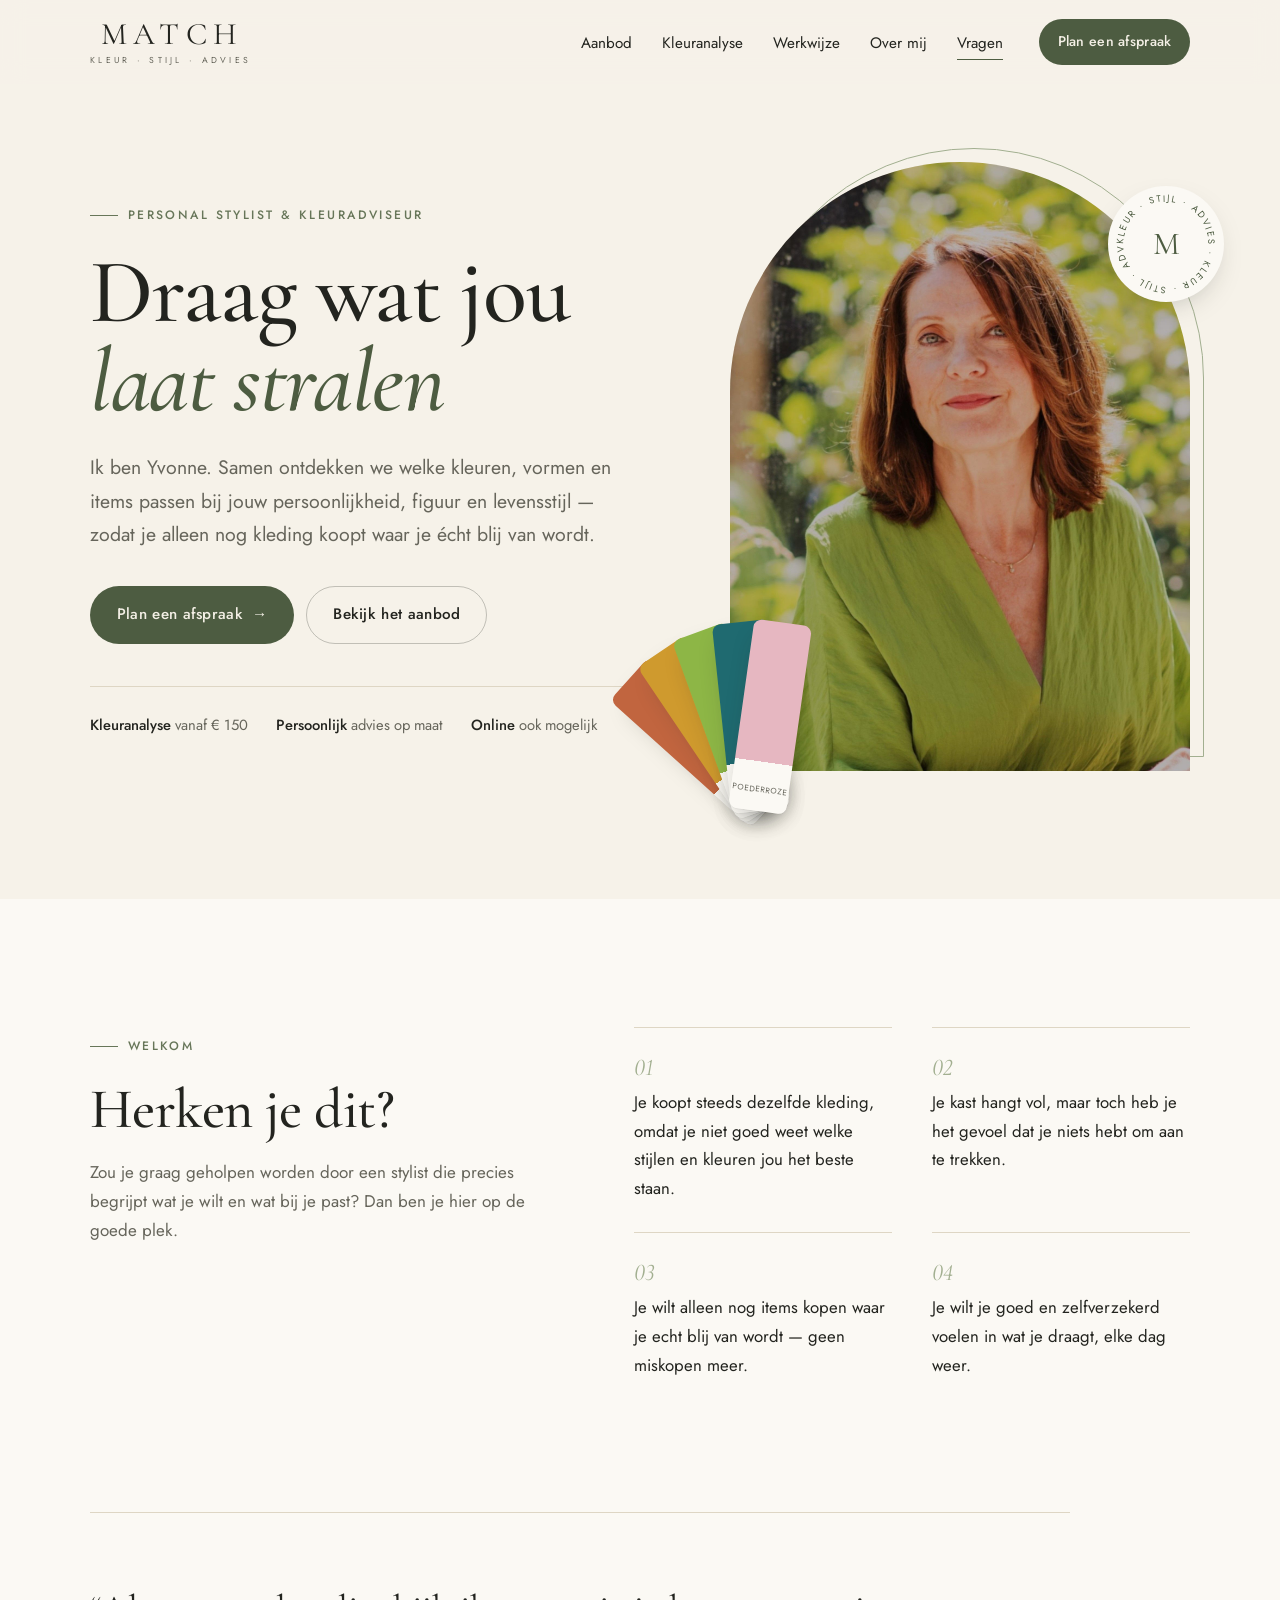
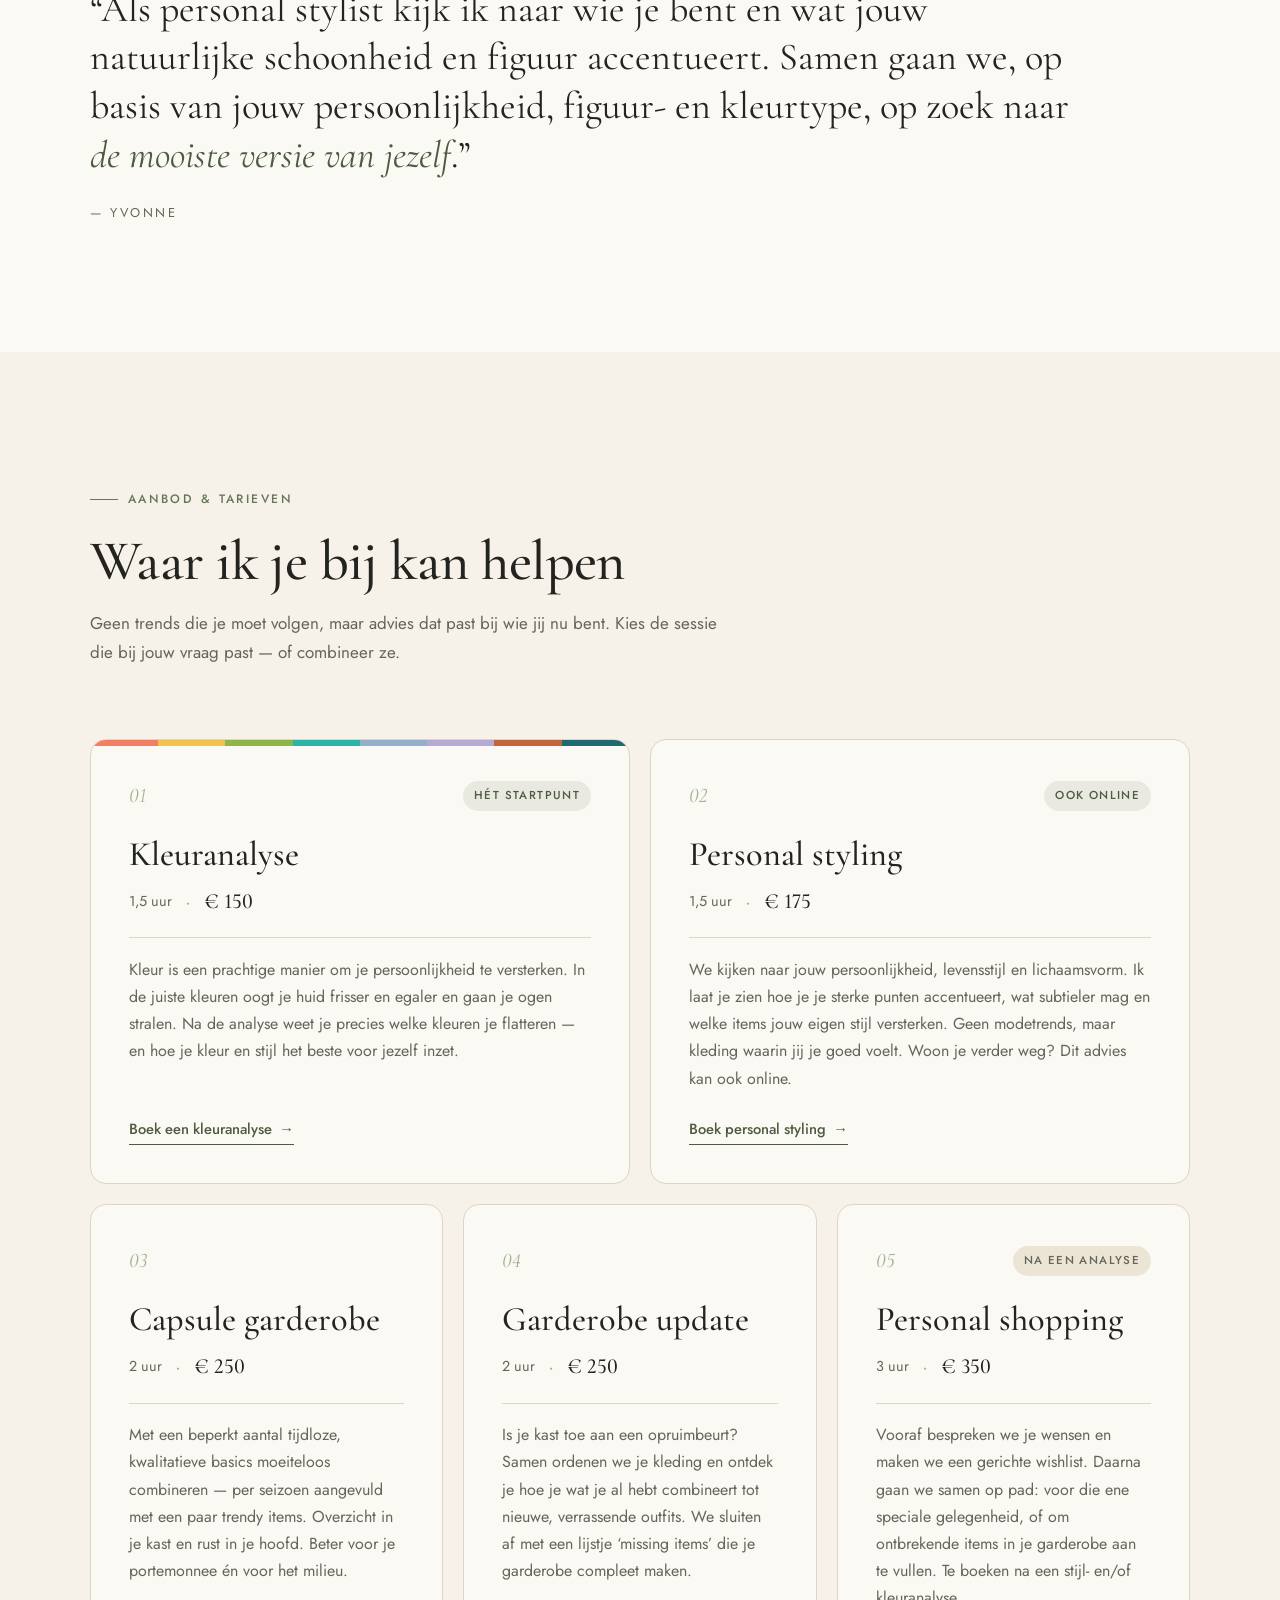
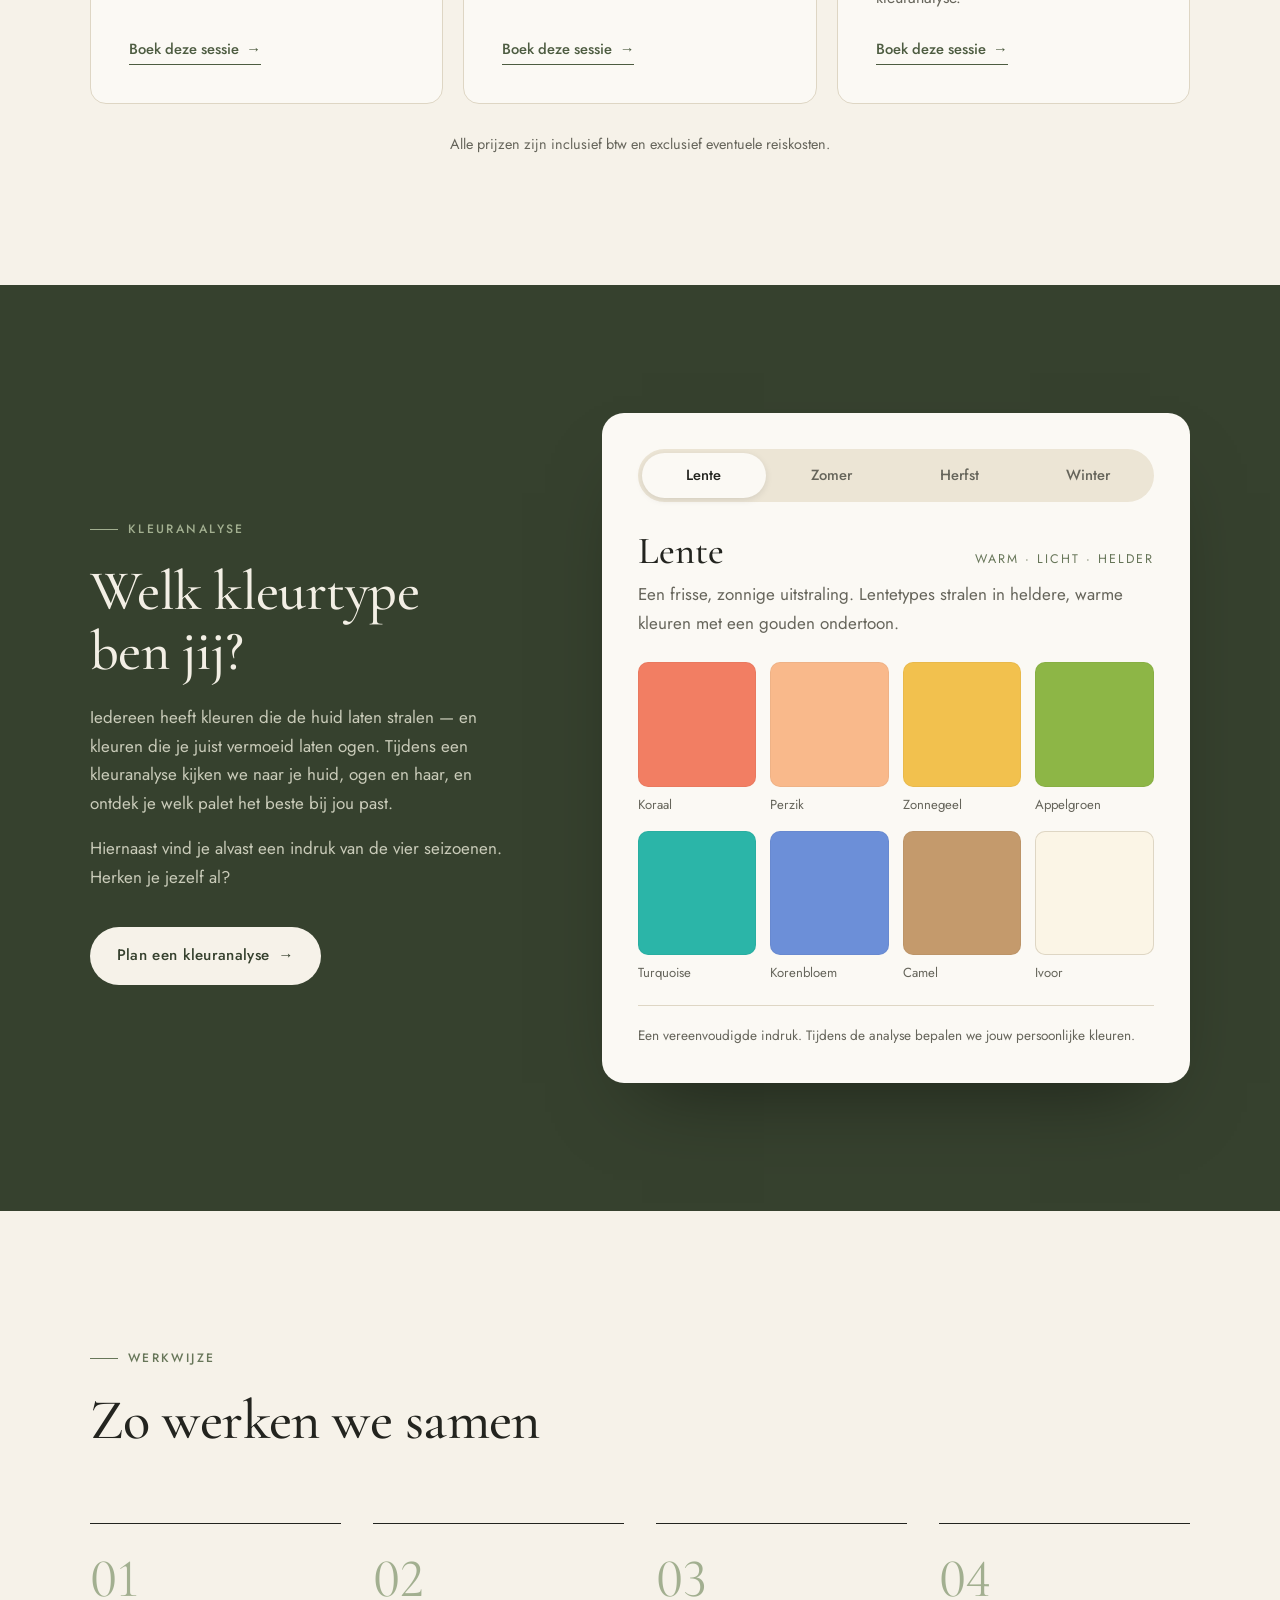
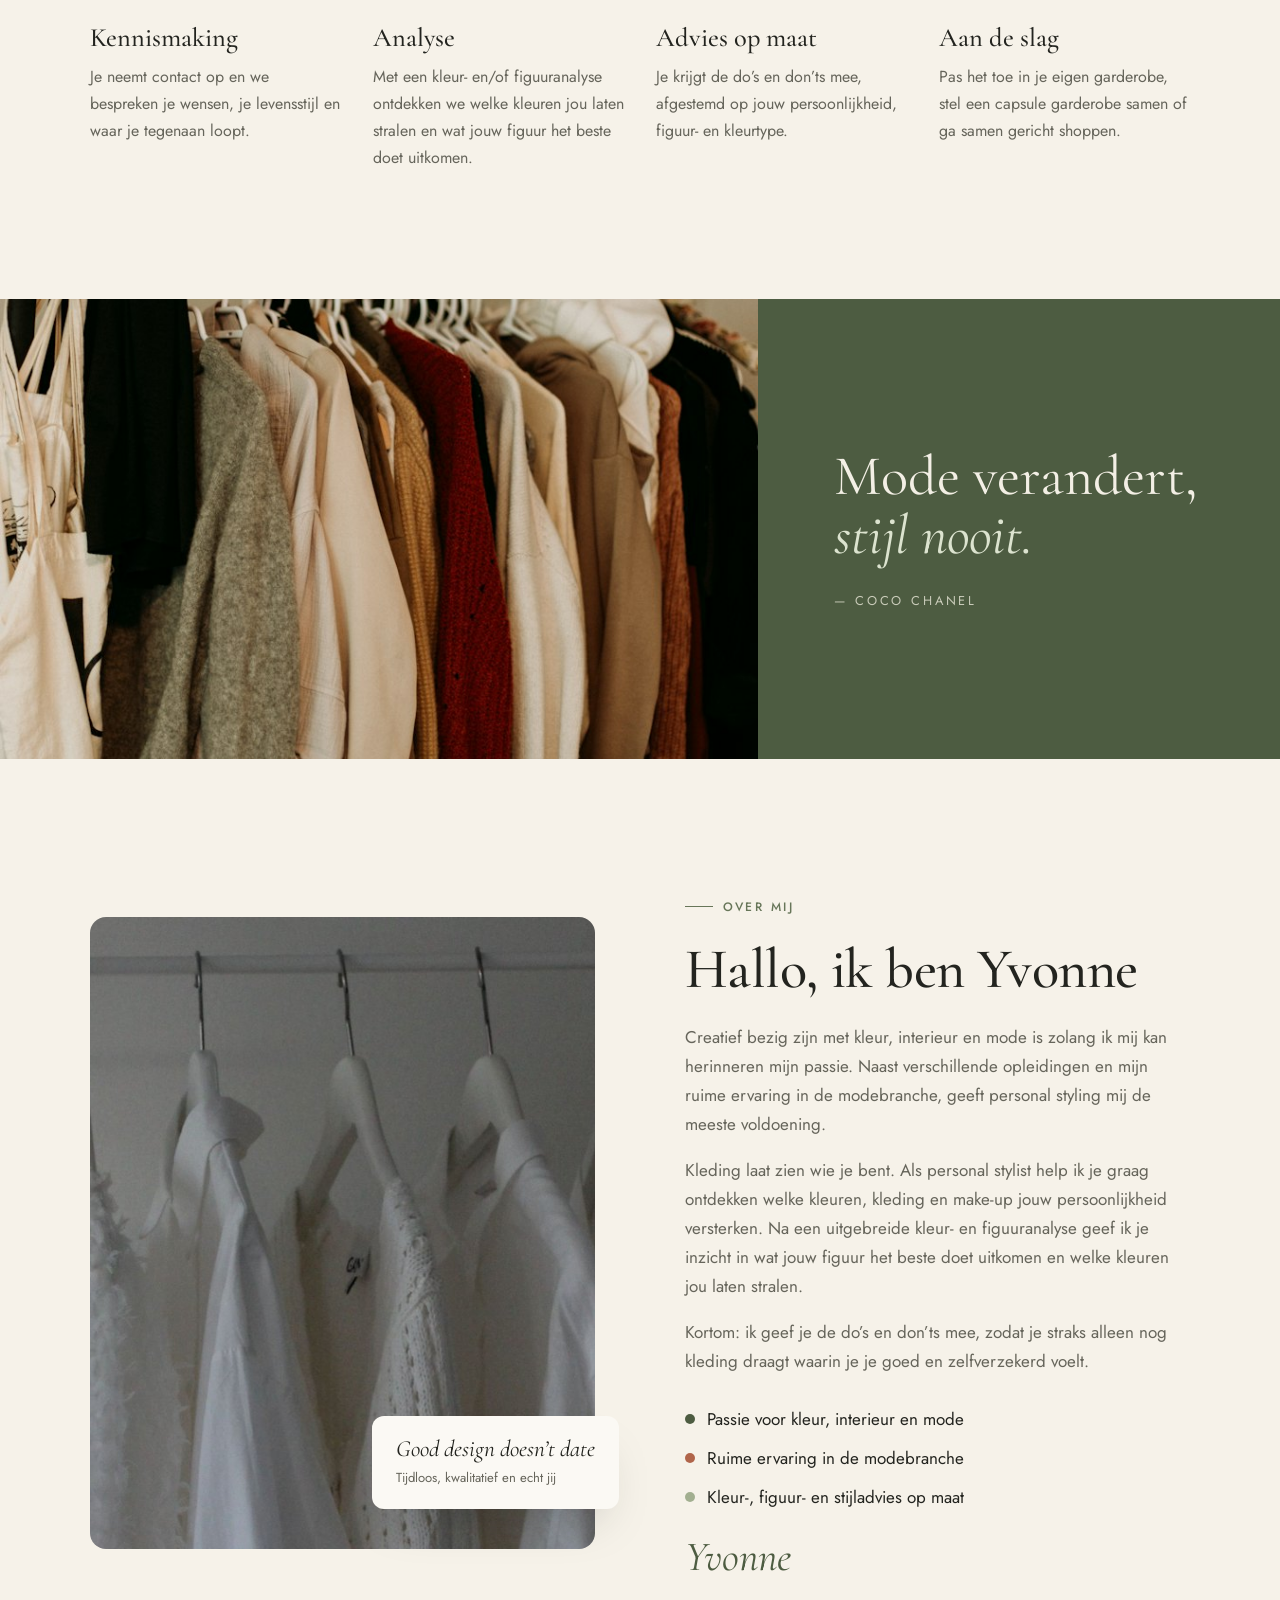
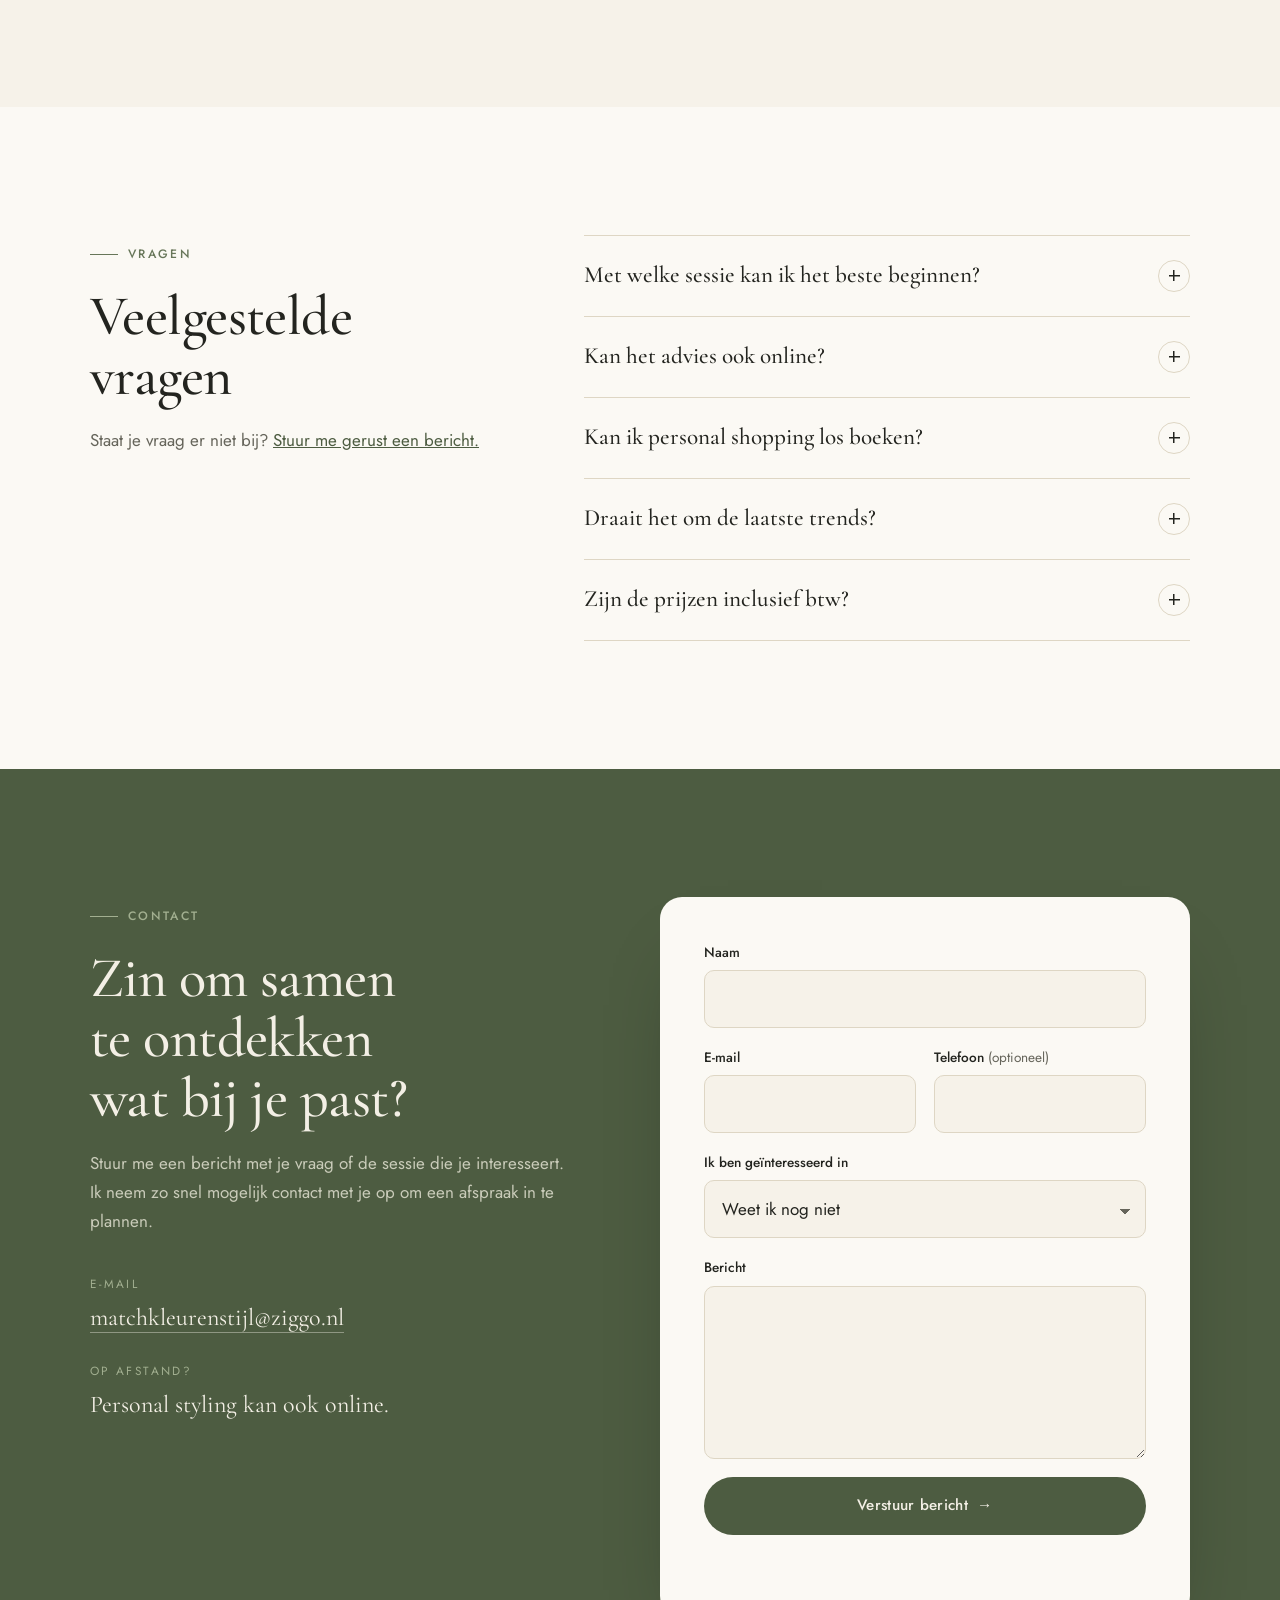
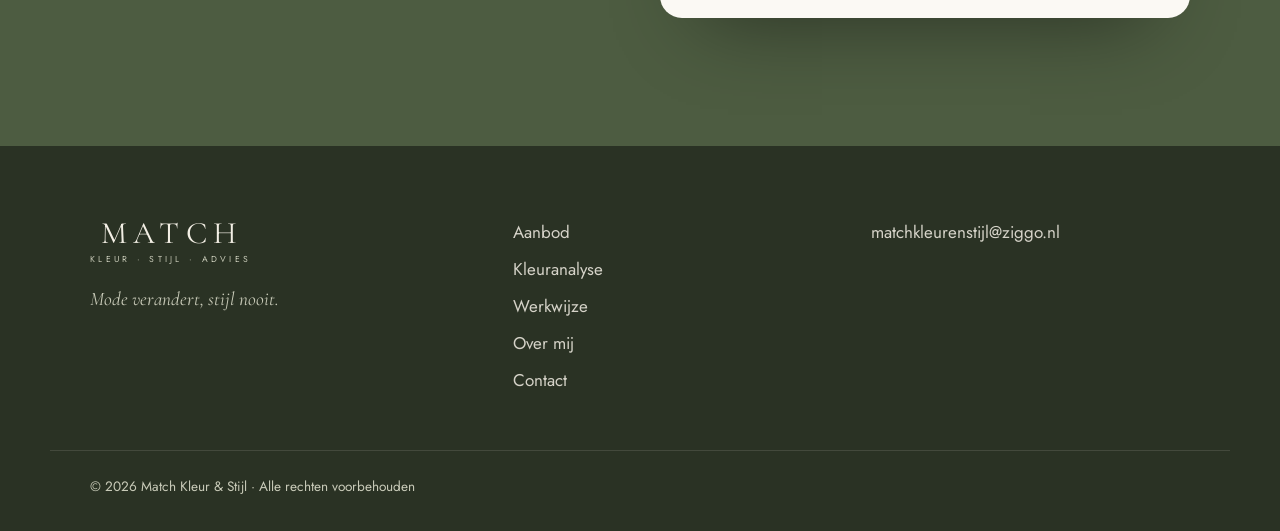
<file: index.html>
<!doctype html>
<html lang="nl">
<head>
  <meta charset="utf-8">
  <meta name="viewport" content="width=device-width, initial-scale=1">
  <title>Match Kleur &amp; Stijl | Kleuranalyse &amp; personal styling door Yvonne</title>
  <meta name="description" content="Persoonlijk kleur- en stijladvies van Yvonne. Kleuranalyse, personal styling, capsule garderobe, garderobe update en personal shopping. Ontdek wat jou laat stralen.">
  <link rel="canonical" href="https://www.matchkleurenstijl.nl/">
  <meta name="theme-color" content="#4D5C41">

  <meta property="og:type" content="website">
  <meta property="og:locale" content="nl_NL">
  <meta property="og:site_name" content="Match Kleur &amp; Stijl">
  <meta property="og:title" content="Match Kleur &amp; Stijl — Draag wat jou laat stralen">
  <meta property="og:description" content="Persoonlijk kleur- en stijladvies van Yvonne: kleuranalyse, personal styling, capsule garderobe en personal shopping.">
  <meta property="og:url" content="https://www.matchkleurenstijl.nl/">
  <meta property="og:image" content="https://www.matchkleurenstijl.nl/assets/img/yvonne.jpg">

  <link rel="icon" href="data:image/svg+xml,%3Csvg xmlns='http://www.w3.org/2000/svg' viewBox='0 0 64 64'%3E%3Crect width='64' height='64' rx='14' fill='%234D5C41'/%3E%3Ctext x='32' y='44' text-anchor='middle' font-family='Georgia,serif' font-size='34' fill='%23F6F2E9'%3EM%3C/text%3E%3C/svg%3E">

  <link rel="preconnect" href="https://fonts.googleapis.com">
  <link rel="preconnect" href="https://fonts.gstatic.com" crossorigin>
  <link rel="stylesheet" href="https://fonts.googleapis.com/css2?family=Cormorant+Garamond:ital,wght@0,400;0,500;0,600;1,400;1,500&family=Jost:wght@300;400;500&display=swap">
  <link rel="preload" as="image" href="assets/img/yvonne.jpg">
  <link rel="stylesheet" href="assets/css/style.css">

  <script type="application/ld+json">
  {
    "@context": "https://schema.org",
    "@type": "ProfessionalService",
    "name": "Match Kleur & Stijl",
    "description": "Persoonlijk kleur- en stijladvies: kleuranalyse, personal styling, capsule garderobe, garderobe update en personal shopping.",
    "url": "https://www.matchkleurenstijl.nl/",
    "email": "matchkleurenstijl@ziggo.nl",
    "image": "https://www.matchkleurenstijl.nl/assets/img/yvonne.jpg",
    "priceRange": "€150 – €350",
    "founder": { "@type": "Person", "name": "Yvonne" },
    "areaServed": "NL",
    "hasOfferCatalog": {
      "@type": "OfferCatalog",
      "name": "Aanbod",
      "itemListElement": [
        { "@type": "Offer", "price": "150", "priceCurrency": "EUR", "itemOffered": { "@type": "Service", "name": "Kleuranalyse (1,5 uur)" } },
        { "@type": "Offer", "price": "175", "priceCurrency": "EUR", "itemOffered": { "@type": "Service", "name": "Personal styling (1,5 uur)" } },
        { "@type": "Offer", "price": "250", "priceCurrency": "EUR", "itemOffered": { "@type": "Service", "name": "Capsule garderobe (2 uur)" } },
        { "@type": "Offer", "price": "250", "priceCurrency": "EUR", "itemOffered": { "@type": "Service", "name": "Garderobe update (2 uur)" } },
        { "@type": "Offer", "price": "350", "priceCurrency": "EUR", "itemOffered": { "@type": "Service", "name": "Personal shopping (3 uur)" } }
      ]
    }
  }
  </script>
</head>
<body>
  <a class="skip-link" href="#main">Naar de inhoud</a>

  <header class="site-header" id="site-header">
    <div class="container header-inner">
      <a class="wordmark" href="#top" aria-label="Match Kleur &amp; Stijl, naar boven">
        <span class="wm-main">Match</span>
        <span class="wm-sub">Kleur · Stijl · Advies</span>
      </a>

      <nav class="main-nav" id="main-nav" aria-label="Hoofdmenu">
        <ul>
          <li><a href="#aanbod">Aanbod</a></li>
          <li><a href="#kleuranalyse">Kleuranalyse</a></li>
          <li><a href="#werkwijze">Werkwijze</a></li>
          <li><a href="#over">Over mij</a></li>
          <li><a href="#vragen">Vragen</a></li>
        </ul>
        <a class="btn btn-primary btn-sm" href="#contact">Plan een afspraak</a>
      </nav>

      <button class="nav-toggle" type="button" aria-expanded="false" aria-controls="main-nav">
        <span class="sr-only">Menu openen</span>
        <span class="bars" aria-hidden="true"></span>
      </button>
    </div>
  </header>

  <main id="main">

    <!-- HERO -->
    <section class="hero" id="top">
      <div class="container hero-grid">
        <div class="hero-copy">
          <p class="eyebrow reveal">Personal stylist &amp; kleuradviseur</p>
          <h1 class="reveal">Draag wat jou <em>laat stralen</em></h1>
          <p class="lead reveal">
            Ik ben Yvonne. Samen ontdekken we welke kleuren, vormen en items passen bij jouw
            persoonlijkheid, figuur en levensstijl — zodat je alleen nog kleding koopt waar je
            écht blij van wordt.
          </p>
          <div class="hero-actions reveal">
            <a class="btn btn-primary" href="#contact">Plan een afspraak <span aria-hidden="true">→</span></a>
            <a class="btn btn-ghost" href="#aanbod">Bekijk het aanbod</a>
          </div>
          <ul class="hero-facts reveal">
            <li><strong>Kleuranalyse</strong> vanaf € 150</li>
            <li><strong>Persoonlijk</strong> advies op maat</li>
            <li><strong>Online</strong> ook mogelijk</li>
          </ul>
        </div>

        <div class="hero-visual reveal">
          <figure class="arch">
            <img src="assets/img/yvonne.jpg"
                 alt="Portret van Yvonne, personal stylist bij Match Kleur &amp; Stijl"
                 width="1692" height="2491" fetchpriority="high">
          </figure>

          <div class="fan" aria-hidden="true">
            <span class="chip" style="--c:#C1653F; --r:-48deg"><i>Terracotta</i></span>
            <span class="chip" style="--c:#CF9A2E; --r:-34deg"><i>Oker</i></span>
            <span class="chip" style="--c:#8DB646; --r:-20deg"><i>Appelgroen</i></span>
            <span class="chip" style="--c:#1F6A70; --r:-6deg"><i>Petrol</i></span>
            <span class="chip" style="--c:#E6B7C1; --r:8deg"><i>Poederroze</i></span>
          </div>

          <div class="badge" aria-hidden="true">
            <svg viewBox="0 0 120 120">
              <defs><path id="circle" d="M60,60 m-44,0 a44,44 0 1,1 88,0 a44,44 0 1,1 -88,0"/></defs>
              <text><textPath href="#circle">Kleur · Stijl · Advies · Kleur · Stijl · Advies ·</textPath></text>
            </svg>
            <span class="badge-m">M</span>
          </div>
        </div>
      </div>
    </section>

    <!-- HERKEN JE DIT -->
    <section class="section recognize" aria-labelledby="herken-title">
      <div class="container recognize-grid">
        <div class="recognize-head">
          <p class="eyebrow reveal">Welkom</p>
          <h2 id="herken-title" class="reveal">Herken je dit?</h2>
          <p class="reveal">Zou je graag geholpen worden door een stylist die precies begrijpt wat je wilt en wat bij je past? Dan ben je hier op de goede plek.</p>
        </div>
        <ol class="recognize-list">
          <li class="reveal"><span class="num">01</span><p>Je koopt steeds dezelfde kleding, omdat je niet goed weet welke stijlen en kleuren jou het beste staan.</p></li>
          <li class="reveal"><span class="num">02</span><p>Je kast hangt vol, maar toch heb je het gevoel dat je niets hebt om aan te trekken.</p></li>
          <li class="reveal"><span class="num">03</span><p>Je wilt alleen nog items kopen waar je echt blij van wordt — geen miskopen meer.</p></li>
          <li class="reveal"><span class="num">04</span><p>Je wilt je goed en zelfverzekerd voelen in wat je draagt, elke dag weer.</p></li>
        </ol>
      </div>

      <div class="container">
        <blockquote class="statement reveal">
          <p>“Als personal stylist kijk ik naar wie je bent en wat jouw natuurlijke schoonheid en figuur accentueert. Samen gaan we, op basis van jouw persoonlijkheid, figuur- en kleurtype, op zoek naar <em>de mooiste versie van jezelf</em>.”</p>
          <footer>— Yvonne</footer>
        </blockquote>
      </div>
    </section>

    <!-- AANBOD -->
    <section class="section offer" id="aanbod" aria-labelledby="aanbod-title">
      <div class="container">
        <div class="section-head">
          <p class="eyebrow reveal">Aanbod &amp; tarieven</p>
          <h2 id="aanbod-title" class="reveal">Waar ik je bij kan helpen</h2>
          <p class="reveal">Geen trends die je moet volgen, maar advies dat past bij wie jij nu bent. Kies de sessie die bij jouw vraag past — of combineer ze.</p>
        </div>

        <div class="cards">
          <article class="card card-featured reveal">
            <div class="card-stripe" aria-hidden="true"></div>
            <div class="card-top"><span class="card-num">01</span><span class="tag">Hét startpunt</span></div>
            <h3>Kleuranalyse</h3>
            <p class="card-meta"><span>1,5 uur</span><span class="price">€ 150</span></p>
            <p>Kleur is een prachtige manier om je persoonlijkheid te versterken. In de juiste kleuren oogt je huid frisser en egaler en gaan je ogen stralen. Na de analyse weet je precies welke kleuren je flatteren — en hoe je kleur en stijl het beste voor jezelf inzet.</p>
            <a class="card-link" href="#contact" data-service="Kleuranalyse">Boek een kleuranalyse <span aria-hidden="true">→</span></a>
          </article>

          <article class="card card-featured reveal">
            <div class="card-top"><span class="card-num">02</span><span class="tag">Ook online</span></div>
            <h3>Personal styling</h3>
            <p class="card-meta"><span>1,5 uur</span><span class="price">€ 175</span></p>
            <p>We kijken naar jouw persoonlijkheid, levensstijl en lichaamsvorm. Ik laat je zien hoe je je sterke punten accentueert, wat subtieler mag en welke items jouw eigen stijl versterken. Geen modetrends, maar kleding waarin jij je goed voelt. Woon je verder weg? Dit advies kan ook online.</p>
            <a class="card-link" href="#contact" data-service="Personal styling">Boek personal styling <span aria-hidden="true">→</span></a>
          </article>

          <article class="card reveal">
            <div class="card-top"><span class="card-num">03</span></div>
            <h3>Capsule garderobe</h3>
            <p class="card-meta"><span>2 uur</span><span class="price">€ 250</span></p>
            <p>Met een beperkt aantal tijdloze, kwalitatieve basics moeiteloos combineren — per seizoen aangevuld met een paar trendy items. Overzicht in je kast en rust in je hoofd. Beter voor je portemonnee én voor het milieu.</p>
            <a class="card-link" href="#contact" data-service="Capsule garderobe">Boek deze sessie <span aria-hidden="true">→</span></a>
          </article>

          <article class="card reveal">
            <div class="card-top"><span class="card-num">04</span></div>
            <h3>Garderobe update</h3>
            <p class="card-meta"><span>2 uur</span><span class="price">€ 250</span></p>
            <p>Is je kast toe aan een opruimbeurt? Samen ordenen we je kleding en ontdek je hoe je wat je al hebt combineert tot nieuwe, verrassende outfits. We sluiten af met een lijstje ‘missing items’ die je garderobe compleet maken.</p>
            <a class="card-link" href="#contact" data-service="Garderobe update">Boek deze sessie <span aria-hidden="true">→</span></a>
          </article>

          <article class="card reveal">
            <div class="card-top"><span class="card-num">05</span><span class="tag tag-muted">Na een analyse</span></div>
            <h3>Personal shopping</h3>
            <p class="card-meta"><span>3 uur</span><span class="price">€ 350</span></p>
            <p>Vooraf bespreken we je wensen en maken we een gerichte wishlist. Daarna gaan we samen op pad: voor die ene speciale gelegenheid, of om ontbrekende items in je garderobe aan te vullen. Te boeken na een stijl- en/of kleuranalyse.</p>
            <a class="card-link" href="#contact" data-service="Personal shopping">Boek deze sessie <span aria-hidden="true">→</span></a>
          </article>
        </div>

        <p class="fineprint reveal">Alle prijzen zijn inclusief btw en exclusief eventuele reiskosten.</p>
      </div>
    </section>

    <!-- KLEURANALYSE -->
    <section class="section colors" id="kleuranalyse" aria-labelledby="kleur-title">
      <div class="container colors-grid">
        <div class="colors-copy">
          <p class="eyebrow eyebrow-light reveal">Kleuranalyse</p>
          <h2 id="kleur-title" class="reveal">Welk kleurtype ben jij?</h2>
          <p class="reveal">Iedereen heeft kleuren die de huid laten stralen — en kleuren die je juist vermoeid laten ogen. Tijdens een kleuranalyse kijken we naar je huid, ogen en haar, en ontdek je welk palet het beste bij jou past.</p>
          <p class="reveal">Hiernaast vind je alvast een indruk van de vier seizoenen. Herken je jezelf al?</p>
          <a class="btn btn-light reveal" href="#contact" data-service="Kleuranalyse">Plan een kleuranalyse <span aria-hidden="true">→</span></a>
        </div>

        <div class="palette reveal">
          <div class="season-tabs" role="tablist" aria-label="Kleurseizoenen">
            <button role="tab" id="tab-lente" aria-controls="panel-lente" aria-selected="true">Lente</button>
            <button role="tab" id="tab-zomer" aria-controls="panel-zomer" aria-selected="false" tabindex="-1">Zomer</button>
            <button role="tab" id="tab-herfst" aria-controls="panel-herfst" aria-selected="false" tabindex="-1">Herfst</button>
            <button role="tab" id="tab-winter" aria-controls="panel-winter" aria-selected="false" tabindex="-1">Winter</button>
          </div>

          <div class="season-panel" role="tabpanel" id="panel-lente" aria-labelledby="tab-lente">
            <div class="season-head">
              <h3>Lente</h3>
              <p class="season-keys">Warm · licht · helder</p>
            </div>
            <p>Een frisse, zonnige uitstraling. Lentetypes stralen in heldere, warme kleuren met een gouden ondertoon.</p>
            <ul class="swatches">
              <li style="--c:#F27E63"><span class="sw"></span>Koraal</li>
              <li style="--c:#F9B98B"><span class="sw"></span>Perzik</li>
              <li style="--c:#F2C14E"><span class="sw"></span>Zonnegeel</li>
              <li style="--c:#8DB646"><span class="sw"></span>Appelgroen</li>
              <li style="--c:#2BB5A8"><span class="sw"></span>Turquoise</li>
              <li style="--c:#6C8FD8"><span class="sw"></span>Korenbloem</li>
              <li style="--c:#C49A6C"><span class="sw"></span>Camel</li>
              <li style="--c:#FBF5E6"><span class="sw sw-light"></span>Ivoor</li>
            </ul>
          </div>

          <div class="season-panel" role="tabpanel" id="panel-zomer" aria-labelledby="tab-zomer">
            <div class="season-head">
              <h3>Zomer</h3>
              <p class="season-keys">Koel · licht · zacht</p>
            </div>
            <p>Zacht en verfijnd. Zomertypes komen het mooist uit in gedempte, koele tinten met een blauwe ondertoon.</p>
            <ul class="swatches">
              <li style="--c:#E6B7C1"><span class="sw"></span>Poederroze</li>
              <li style="--c:#B6A9D4"><span class="sw"></span>Lavendel</li>
              <li style="--c:#94AFCB"><span class="sw"></span>Zachtblauw</li>
              <li style="--c:#A9C4B8"><span class="sw"></span>Mintgrijs</li>
              <li style="--c:#B85C7E"><span class="sw"></span>Framboos</li>
              <li style="--c:#B28588"><span class="sw"></span>Oudroze</li>
              <li style="--c:#9DA3A8"><span class="sw"></span>Duifgrijs</li>
              <li style="--c:#4E6383"><span class="sw"></span>Grijsblauw</li>
            </ul>
          </div>

          <div class="season-panel" role="tabpanel" id="panel-herfst" aria-labelledby="tab-herfst">
            <div class="season-head">
              <h3>Herfst</h3>
              <p class="season-keys">Warm · diep · gedempt</p>
            </div>
            <p>Rijk en aards. Herfsttypes stralen in warme, diepe kleuren die doen denken aan bladeren, kruiden en goud.</p>
            <ul class="swatches">
              <li style="--c:#C1653F"><span class="sw"></span>Terracotta</li>
              <li style="--c:#CF9A2E"><span class="sw"></span>Mosterd</li>
              <li style="--c:#6F7C3A"><span class="sw"></span>Olijf</li>
              <li style="--c:#9C4A26"><span class="sw"></span>Roest</li>
              <li style="--c:#B8865A"><span class="sw"></span>Camel</li>
              <li style="--c:#1F6A70"><span class="sw"></span>Petrol</li>
              <li style="--c:#5A3A26"><span class="sw"></span>Chocolade</li>
              <li style="--c:#F1E3C6"><span class="sw sw-light"></span>Crème</li>
            </ul>
          </div>

          <div class="season-panel" role="tabpanel" id="panel-winter" aria-labelledby="tab-winter">
            <div class="season-head">
              <h3>Winter</h3>
              <p class="season-keys">Koel · diep · helder</p>
            </div>
            <p>Krachtig en contrastrijk. Wintertypes dragen heldere, koele kleuren en zwart-witcontrasten moeiteloos.</p>
            <ul class="swatches">
              <li style="--c:#FFFFFF"><span class="sw sw-light"></span>Zuiver wit</li>
              <li style="--c:#141414"><span class="sw"></span>Zwart</li>
              <li style="--c:#2445A8"><span class="sw"></span>Koningsblauw</li>
              <li style="--c:#00855F"><span class="sw"></span>Smaragd</li>
              <li style="--c:#C8137A"><span class="sw"></span>Fuchsia</li>
              <li style="--c:#F4D9E6"><span class="sw sw-light"></span>IJsroze</li>
              <li style="--c:#B5122E"><span class="sw"></span>Blauwrood</li>
              <li style="--c:#3A3D43"><span class="sw"></span>Antraciet</li>
            </ul>
          </div>

          <p class="palette-note">Een vereenvoudigde indruk. Tijdens de analyse bepalen we jouw persoonlijke kleuren.</p>
        </div>
      </div>
    </section>

    <!-- WERKWIJZE -->
    <section class="section process" id="werkwijze" aria-labelledby="werkwijze-title">
      <div class="container">
        <div class="section-head">
          <p class="eyebrow reveal">Werkwijze</p>
          <h2 id="werkwijze-title" class="reveal">Zo werken we samen</h2>
        </div>
        <ol class="steps">
          <li class="reveal">
            <span class="step-num">01</span>
            <h3>Kennismaking</h3>
            <p>Je neemt contact op en we bespreken je wensen, je levensstijl en waar je tegenaan loopt.</p>
          </li>
          <li class="reveal">
            <span class="step-num">02</span>
            <h3>Analyse</h3>
            <p>Met een kleur- en/of figuuranalyse ontdekken we welke kleuren jou laten stralen en wat jouw figuur het beste doet uitkomen.</p>
          </li>
          <li class="reveal">
            <span class="step-num">03</span>
            <h3>Advies op maat</h3>
            <p>Je krijgt de do’s en don’ts mee, afgestemd op jouw persoonlijkheid, figuur- en kleurtype.</p>
          </li>
          <li class="reveal">
            <span class="step-num">04</span>
            <h3>Aan de slag</h3>
            <p>Pas het toe in je eigen garderobe, stel een capsule garderobe samen of ga samen gericht shoppen.</p>
          </li>
        </ol>
      </div>
    </section>

    <!-- QUOTE -->
    <section class="quote-band" aria-label="Citaat">
      <div class="quote-img">
        <!-- Photo: Priscilla Du Preez on Unsplash (Unsplash License) — unsplash.com/photos/my5cwTzhmNI -->
        <img src="assets/img/kledingrek-1600.jpg"
             srcset="assets/img/kledingrek-800.jpg 800w,
                     assets/img/kledingrek-1200.jpg 1200w,
                     assets/img/kledingrek-1600.jpg 1600w"
             sizes="(max-width: 960px) 100vw, 60vw"
             alt="Kledingrek met blouses en jassen in crème, camel, roest en bordeaux"
             loading="lazy" width="1600" height="1067">
      </div>
      <figure class="quote-text">
        <blockquote><p>Mode verandert, <em>stijl nooit.</em></p></blockquote>
        <figcaption>— Coco Chanel</figcaption>
      </figure>
    </section>

    <!-- OVER -->
    <section class="section about" id="over" aria-labelledby="over-title">
      <div class="container about-grid">
        <div class="about-visual reveal">
          <img src="assets/img/witte-blouses.jpg"
               alt="Een rij witte blouses aan houten hangers"
               loading="lazy" width="1280" height="720">
          <div class="about-card">
            <span class="about-card-title">Good design doesn’t date</span>
            <span class="about-card-sub">Tijdloos, kwalitatief en echt jij</span>
          </div>
        </div>

        <div class="about-copy">
          <p class="eyebrow reveal">Over mij</p>
          <h2 id="over-title" class="reveal">Hallo, ik ben Yvonne</h2>
          <p class="reveal">Creatief bezig zijn met kleur, interieur en mode is zolang ik mij kan herinneren mijn passie. Naast verschillende opleidingen en mijn ruime ervaring in de modebranche, geeft personal styling mij de meeste voldoening.</p>
          <p class="reveal">Kleding laat zien wie je bent. Als personal stylist help ik je graag ontdekken welke kleuren, kleding en make-up jouw persoonlijkheid versterken. Na een uitgebreide kleur- en figuuranalyse geef ik je inzicht in wat jouw figuur het beste doet uitkomen en welke kleuren jou laten stralen.</p>
          <p class="reveal">Kortom: ik geef je de do’s en don’ts mee, zodat je straks alleen nog kleding draagt waarin je je goed en zelfverzekerd voelt.</p>
          <ul class="about-points reveal">
            <li>Passie voor kleur, interieur en mode</li>
            <li>Ruime ervaring in de modebranche</li>
            <li>Kleur-, figuur- en stijladvies op maat</li>
          </ul>
          <p class="signature reveal">Yvonne</p>
        </div>
      </div>
    </section>

    <!-- FAQ -->
    <section class="section faq" id="vragen" aria-labelledby="faq-title">
      <div class="container faq-grid">
        <div class="faq-head">
          <p class="eyebrow reveal">Vragen</p>
          <h2 id="faq-title" class="reveal">Veelgestelde vragen</h2>
          <p class="reveal">Staat je vraag er niet bij? <a href="#contact">Stuur me gerust een bericht.</a></p>
        </div>
        <div class="faq-list">
          <details class="reveal">
            <summary>Met welke sessie kan ik het beste beginnen?</summary>
            <p>Een kleuranalyse en/of personal styling vormen de basis: daarna weet je precies wat bij je past. Vanuit daar kun je verder met een capsule garderobe, een garderobe update of personal shopping.</p>
          </details>
          <details class="reveal">
            <summary>Kan het advies ook online?</summary>
            <p>Ja. Woon je verder weg? Geen probleem — personal styling kan ook online plaatsvinden.</p>
          </details>
          <details class="reveal">
            <summary>Kan ik personal shopping los boeken?</summary>
            <p>Personal shopping is te boeken na een stijl- en/of kleuranalyse. Zo weten we allebei al wat het beste bij je past en kunnen we de tijd volledig benutten om gericht te zoeken.</p>
          </details>
          <details class="reveal">
            <summary>Draait het om de laatste trends?</summary>
            <p>Nee. De focus ligt niet op wat de laatste modetrends voorschrijven, maar op wat echt bij je past: kleding waar jij je goed in voelt en die aansluit bij wie je nu bent.</p>
          </details>
          <details class="reveal">
            <summary>Zijn de prijzen inclusief btw?</summary>
            <p>Ja, alle prijzen zijn inclusief btw en exclusief eventuele reiskosten.</p>
          </details>
        </div>
      </div>
    </section>

    <!-- CONTACT -->
    <section class="section contact" id="contact" aria-labelledby="contact-title">
      <div class="container contact-grid">
        <div class="contact-copy">
          <p class="eyebrow eyebrow-light reveal">Contact</p>
          <h2 id="contact-title" class="reveal">Zin om samen te ontdekken wat bij je past?</h2>
          <p class="reveal">Stuur me een bericht met je vraag of de sessie die je interesseert. Ik neem zo snel mogelijk contact met je op om een afspraak in te plannen.</p>
          <dl class="contact-details reveal">
            <div>
              <dt>E-mail</dt>
              <dd><a href="mailto:matchkleurenstijl@ziggo.nl">matchkleurenstijl@ziggo.nl</a></dd>
            </div>
            <div>
              <dt>Op afstand?</dt>
              <dd>Personal styling kan ook online.</dd>
            </div>
          </dl>
        </div>

        <form class="contact-form reveal" id="contact-form" novalidate>
          <div class="field">
            <label for="f-name">Naam</label>
            <input id="f-name" name="naam" type="text" autocomplete="name" required>
          </div>
          <div class="field-row">
            <div class="field">
              <label for="f-email">E-mail</label>
              <input id="f-email" name="email" type="email" autocomplete="email" required>
            </div>
            <div class="field">
              <label for="f-phone">Telefoon <span class="optional">(optioneel)</span></label>
              <input id="f-phone" name="telefoon" type="tel" autocomplete="tel">
            </div>
          </div>
          <div class="field">
            <label for="f-service">Ik ben geïnteresseerd in</label>
            <select id="f-service" name="interesse">
              <option value="Weet ik nog niet">Weet ik nog niet</option>
              <option>Kleuranalyse</option>
              <option>Personal styling</option>
              <option>Capsule garderobe</option>
              <option>Garderobe update</option>
              <option>Personal shopping</option>
            </select>
          </div>
          <div class="field">
            <label for="f-message">Bericht</label>
            <textarea id="f-message" name="bericht" rows="5" required></textarea>
          </div>
          <button class="btn btn-primary btn-block" type="submit">Verstuur bericht <span aria-hidden="true">→</span></button>
          <p class="form-status" id="form-status" role="status" aria-live="polite"></p>
        </form>
      </div>
    </section>
  </main>

  <footer class="site-footer">
    <div class="container footer-grid">
      <div>
        <a class="wordmark wordmark-light" href="#top" aria-label="Match Kleur &amp; Stijl, naar boven">
          <span class="wm-main">Match</span>
          <span class="wm-sub">Kleur · Stijl · Advies</span>
        </a>
        <p class="footer-tag">Mode verandert, stijl nooit.</p>
      </div>
      <nav aria-label="Footer">
        <ul class="footer-nav">
          <li><a href="#aanbod">Aanbod</a></li>
          <li><a href="#kleuranalyse">Kleuranalyse</a></li>
          <li><a href="#werkwijze">Werkwijze</a></li>
          <li><a href="#over">Over mij</a></li>
          <li><a href="#contact">Contact</a></li>
        </ul>
      </nav>
      <div class="footer-contact">
        <a href="mailto:matchkleurenstijl@ziggo.nl">matchkleurenstijl@ziggo.nl</a>
      </div>
    </div>
    <div class="container footer-bottom">
      <p>© <span id="year">2026</span> Match Kleur &amp; Stijl · Alle rechten voorbehouden</p>
    </div>
  </footer>

  <script src="assets/js/main.js" defer></script>
</body>
</html>
</file>
<file: assets/css/style.css>
/* ==========================================================================
   Match Kleur & Stijl — stylesheet
   ========================================================================== */

:root {
  /* Brand palette — olive + cream, carried over from the original site */
  --cream: #F6F2E9;
  --paper: #FBF9F4;
  --sand: #ECE5D5;
  --line: #DED6C4;
  --olive: #4D5C41;
  --olive-deep: #36412E;
  --olive-night: #2A3224;
  --olive-soft: #677659;
  --sage: #A2AF90;
  --clay: #B0654A;
  --ink: #23241F;
  --muted: #66655B;
  --on-dark: #F3EFE5;
  --on-dark-muted: #C9CBB9;

  --serif: "Cormorant Garamond", "Cormorant", Georgia, "Times New Roman", serif;
  --sans: "Jost", "Helvetica Neue", Arial, system-ui, sans-serif;

  --container: 1180px;
  --gutter: clamp(20px, 4vw, 40px);
  --radius: 16px;
  --section-pad: clamp(84px, 10vw, 140px);
  --ease: cubic-bezier(.22, .61, .36, 1);
}

/* ---------- Reset ---------- */
*, *::before, *::after { box-sizing: border-box; }
html { scroll-behavior: smooth; scroll-padding-top: 88px; -webkit-text-size-adjust: 100%; }
body {
  margin: 0;
  font-family: var(--sans);
  font-size: 1.0625rem;
  line-height: 1.7;
  color: var(--ink);
  background: var(--cream);
  -webkit-font-smoothing: antialiased;
  text-rendering: optimizeLegibility;
}
img { display: block; max-width: 100%; height: auto; }
a { color: inherit; }
ul, ol { margin: 0; padding: 0; list-style: none; }
h1, h2, h3, p, figure, blockquote, dl, dd { margin: 0; }
button, input, select, textarea { font: inherit; color: inherit; }

.sr-only {
  position: absolute; width: 1px; height: 1px; padding: 0; margin: -1px;
  overflow: hidden; clip: rect(0 0 0 0); white-space: nowrap; border: 0;
}
.skip-link {
  position: absolute; left: 16px; top: -60px; z-index: 100;
  background: var(--olive); color: var(--on-dark); padding: 10px 16px; border-radius: 8px;
  text-decoration: none; transition: top .2s;
}
.skip-link:focus { top: 12px; }
:focus-visible { outline: 2px solid var(--clay); outline-offset: 3px; border-radius: 4px; }

.container { width: 100%; max-width: var(--container); margin: 0 auto; padding: 0 var(--gutter); }
.section { padding: var(--section-pad) 0; }

/* ---------- Type ---------- */
h1, h2, h3 { font-family: var(--serif); font-weight: 500; color: var(--ink); text-wrap: balance; }
/* Cormorant defaults to old-style figures; "01" would read as "OI" */
h1, h2, h3, .num, .card-num, .step-num, .price, .badge-m { font-variant-numeric: lining-nums; }
h1 {
  font-size: clamp(3.1rem, 2rem + 4.6vw, 5.9rem);
  line-height: .98;
  letter-spacing: -.015em;
}
h2 {
  font-size: clamp(2.3rem, 1.6rem + 2.4vw, 3.6rem);
  line-height: 1.06;
  letter-spacing: -.01em;
}
h3 { font-size: 1.9rem; line-height: 1.1; }
h1 em, h2 em { font-style: italic; color: var(--olive); }

.eyebrow {
  display: inline-flex; align-items: center; gap: .8em;
  font-size: .76rem; font-weight: 500; letter-spacing: .2em; text-transform: uppercase;
  color: var(--olive-soft);
  margin-bottom: 1.4rem;
}
.eyebrow::before { content: ""; width: 28px; height: 1px; background: currentColor; }
.eyebrow-light { color: var(--sage); }

.lead { font-size: clamp(1.08rem, 1rem + .3vw, 1.22rem); color: var(--muted); max-width: 34em; }

.section-head { max-width: 640px; margin-bottom: clamp(48px, 6vw, 72px); }
.section-head h2 { margin-bottom: 1.1rem; }
.section-head p:not(.eyebrow) { color: var(--muted); }

/* ---------- Buttons ---------- */
.btn {
  display: inline-flex; align-items: center; justify-content: center; gap: .6em;
  padding: 1em 1.7em;
  border-radius: 999px; border: 1px solid transparent;
  font-family: var(--sans); font-size: .95rem; font-weight: 500; letter-spacing: .02em;
  text-decoration: none; cursor: pointer;
  transition: background-color .25s var(--ease), color .25s var(--ease), border-color .25s var(--ease), transform .25s var(--ease);
}
.btn span[aria-hidden] { transition: transform .25s var(--ease); }
.btn:hover span[aria-hidden] { transform: translateX(3px); }
.btn-primary { background: var(--olive); color: var(--on-dark); }
.btn-primary:hover { background: var(--olive-deep); }
.btn-ghost { border-color: rgba(35, 36, 31, .25); color: var(--ink); }
.btn-ghost:hover { background: var(--ink); color: var(--cream); border-color: var(--ink); }
.btn-light { background: var(--cream); color: var(--olive-deep); }
.btn-light:hover { background: #fff; }
.btn-sm { padding: .7em 1.25em; font-size: .88rem; }
.btn-block { width: 100%; }

/* ---------- Header ---------- */
.site-header {
  position: sticky; top: 0; z-index: 50;
  border-bottom: 1px solid transparent;
  transition: border-color .3s, box-shadow .3s;
}
/* Blur lives on a pseudo-element: backdrop-filter on the header itself would
   become the containing block for the fixed mobile menu and clip it. */
.site-header::before {
  content: ""; position: absolute; inset: 0; z-index: -1;
  background: rgba(246, 242, 233, .86);
  -webkit-backdrop-filter: saturate(140%) blur(12px);
  backdrop-filter: saturate(140%) blur(12px);
}
.site-header.is-scrolled { border-bottom-color: var(--line); }
.header-inner { display: flex; align-items: center; justify-content: space-between; height: 84px; }

.wordmark {
  display: inline-flex; flex-direction: column; align-items: center;
  text-decoration: none; color: var(--ink); line-height: 1;
}
.wm-main {
  font-family: var(--serif); font-weight: 400; text-transform: uppercase;
  font-size: 1.95rem; letter-spacing: .2em; margin-right: -.2em;
}
.wm-sub {
  font-size: .54rem; font-weight: 400; letter-spacing: .38em; text-transform: uppercase;
  margin-top: 6px; margin-right: -.38em; color: var(--muted);
}
.wordmark-light { color: var(--on-dark); }
.wordmark-light .wm-sub { color: var(--on-dark-muted); }

.main-nav { display: flex; align-items: center; gap: 36px; }
.main-nav ul { display: flex; gap: 30px; }
.main-nav ul a {
  position: relative; text-decoration: none; font-size: .95rem; color: var(--ink);
  padding: 6px 0;
}
.main-nav ul a::after {
  content: ""; position: absolute; left: 0; right: 0; bottom: 0; height: 1px;
  background: var(--olive); transform: scaleX(0); transform-origin: left;
  transition: transform .3s var(--ease);
}
.main-nav ul a:hover::after,
.main-nav ul a[aria-current="true"]::after { transform: scaleX(1); }

.nav-toggle {
  display: none; width: 44px; height: 44px; border: 0; background: none; cursor: pointer;
  position: relative; margin-right: -10px;
}
.nav-toggle .bars,
.nav-toggle .bars::before,
.nav-toggle .bars::after {
  position: absolute; left: 11px; width: 22px; height: 1.5px; background: var(--ink);
  transition: transform .3s var(--ease), opacity .2s;
}
.nav-toggle .bars { top: 21px; }
.nav-toggle .bars::before { content: ""; left: 0; top: -7px; }
.nav-toggle .bars::after { content: ""; left: 0; top: 7px; }
.nav-toggle[aria-expanded="true"] .bars { background: transparent; }
.nav-toggle[aria-expanded="true"] .bars::before { transform: translateY(7px) rotate(45deg); }
.nav-toggle[aria-expanded="true"] .bars::after { transform: translateY(-7px) rotate(-45deg); }

/* ---------- Hero ---------- */
.hero { padding: clamp(40px, 6vw, 80px) 0 clamp(90px, 10vw, 140px); overflow: hidden; }
.hero-grid {
  display: grid; grid-template-columns: 1.08fr .92fr; align-items: center;
  gap: clamp(40px, 6vw, 96px);
}
.hero h1 { margin-bottom: 1.6rem; }
.hero .lead { margin-bottom: 2.2rem; }
.hero-actions { display: flex; flex-wrap: wrap; gap: 12px; margin-bottom: 2.6rem; }
.hero-facts {
  display: flex; flex-wrap: wrap; gap: 10px 28px;
  padding-top: 1.6rem; border-top: 1px solid var(--line);
  font-size: .92rem; color: var(--muted);
}
.hero-facts strong { font-weight: 500; color: var(--ink); }

.hero-visual { position: relative; max-width: 460px; justify-self: end; width: 100%; }
.arch {
  position: relative;
  border-radius: 999px 999px 0 0;
  overflow: hidden;
  aspect-ratio: 4 / 5.3;
  background: var(--sand);
}
.arch img { width: 100%; height: 100%; object-fit: cover; object-position: 50% 22%; }
.hero-visual::before {
  content: ""; position: absolute; inset: -14px -14px 14px 14px;
  border: 1px solid var(--sage); border-radius: 999px 999px 0 0;
  pointer-events: none;
}

/* Colour-fan of fabric/paint chips — the signature motif */
.fan {
  position: absolute; left: -44px; bottom: -40px;
  width: 150px; height: 220px;
  pointer-events: none;
}
.chip {
  position: absolute; left: 44px; bottom: 0;
  width: 58px; height: 190px;
  border-radius: 8px;
  background: linear-gradient(var(--c) 0 74%, var(--paper) 74%);
  box-shadow: 0 1px 0 rgba(0,0,0,.04), 0 10px 24px -10px rgba(35,36,31,.35);
  transform-origin: 50% 92%;
  transform: rotate(var(--r));
  display: flex; align-items: flex-end; justify-content: center;
  padding-bottom: 14px;
}
.chip i {
  font-style: normal; font-size: .5rem; letter-spacing: .12em; text-transform: uppercase;
  color: var(--muted); writing-mode: horizontal-tb;
}
.js .fan .chip { transform: rotate(0deg); transition: transform 1.1s var(--ease) .35s; }
.js .hero-visual.is-visible .fan .chip { transform: rotate(var(--r)); }

.badge {
  position: absolute; top: 4%; right: -34px;
  width: 116px; height: 116px; border-radius: 50%;
  background: var(--paper);
  box-shadow: 0 10px 30px -14px rgba(35,36,31,.35);
  display: grid; place-items: center;
}
.badge svg {
  position: absolute; inset: 0; width: 100%; height: 100%;
  animation: spin 28s linear infinite;
}
.badge text {
  font-family: var(--sans); font-size: 9.6px; letter-spacing: .22em; text-transform: uppercase;
  fill: var(--olive);
}
.badge-m { font-family: var(--serif); font-size: 2rem; color: var(--olive); line-height: 1; }
@keyframes spin { to { transform: rotate(360deg); } }

/* ---------- Recognise ---------- */
.recognize { background: var(--paper); }
.recognize-grid {
  display: grid; grid-template-columns: .9fr 1.1fr; gap: clamp(40px, 7vw, 110px);
  align-items: start;
}
.recognize-head h2 { margin-bottom: 1.2rem; }
.recognize-head p:not(.eyebrow) { color: var(--muted); max-width: 26em; }
.recognize-list { display: grid; grid-template-columns: 1fr 1fr; gap: 0 40px; }
.recognize-list li {
  padding: 28px 0 30px; border-top: 1px solid var(--line);
}
.recognize-list .num {
  display: block; font-family: var(--serif); font-style: italic; font-size: 1.5rem;
  color: var(--sage); margin-bottom: .5rem; line-height: 1;
}
.recognize-list p { font-size: 1.05rem; }

.statement {
  margin-top: clamp(64px, 8vw, 110px);
  padding-top: clamp(48px, 6vw, 72px);
  border-top: 1px solid var(--line);
  max-width: 980px;
}
.statement p {
  font-family: var(--serif); font-weight: 400;
  font-size: clamp(1.6rem, 1.1rem + 1.6vw, 2.5rem); line-height: 1.28;
}
.statement em { color: var(--olive); }
.statement footer {
  margin-top: 1.4rem; font-size: .8rem; letter-spacing: .2em; text-transform: uppercase; color: var(--muted);
}

/* ---------- Offer cards ---------- */
.cards { display: grid; grid-template-columns: repeat(6, 1fr); gap: 20px; }
.card {
  grid-column: span 2;
  position: relative; overflow: hidden;
  display: flex; flex-direction: column;
  background: var(--paper);
  border: 1px solid var(--line);
  border-radius: var(--radius);
  padding: clamp(28px, 3vw, 38px);
  transition: transform .4s var(--ease), box-shadow .4s var(--ease), border-color .4s;
}
.card:hover { transform: translateY(-4px); box-shadow: 0 24px 50px -30px rgba(35,36,31,.35); border-color: #d3cab5; }
.card-featured { grid-column: span 3; }
.card-stripe {
  position: absolute; top: 0; left: 0; right: 0; height: 6px;
  background: linear-gradient(90deg,
    #F27E63 0 12.5%, #F2C14E 0 25%, #8DB646 0 37.5%, #2BB5A8 0 50%,
    #94AFCB 0 62.5%, #B6A9D4 0 75%, #C1653F 0 87.5%, #1F6A70 0);
}
.card-top { display: flex; align-items: center; justify-content: space-between; margin-bottom: 1.4rem; }
.card-num { font-family: var(--serif); font-style: italic; font-size: 1.3rem; color: var(--sage); }
.tag {
  font-size: .72rem; font-weight: 500; letter-spacing: .12em; text-transform: uppercase;
  padding: .45em .95em; border-radius: 999px;
  background: rgba(77, 92, 65, .1); color: var(--olive);
}
.tag-muted { background: var(--sand); color: var(--muted); }
.card h3 { font-size: clamp(1.8rem, 1.5rem + .8vw, 2.25rem); margin-bottom: .6rem; }
.card-meta {
  display: flex; align-items: center; gap: 14px;
  font-size: .9rem; color: var(--muted);
  padding-bottom: 1.1rem; margin-bottom: 1.1rem; border-bottom: 1px solid var(--line);
}
.card-meta span + span::before { content: "·"; margin-right: 14px; color: var(--sage); }
.card-meta .price { font-family: var(--serif); font-size: 1.35rem; color: var(--ink); font-weight: 500; }
.card > p:not(.card-meta) { color: var(--muted); font-size: 1rem; margin-bottom: 1.6rem; }
.card-link {
  margin-top: auto; align-self: flex-start;
  display: inline-flex; gap: .5em; align-items: center;
  font-size: .92rem; font-weight: 500; color: var(--olive); text-decoration: none;
  border-bottom: 1px solid currentColor; padding-bottom: 2px;
}
.card-link span { transition: transform .25s var(--ease); }
.card-link:hover span { transform: translateX(4px); }
.fineprint { margin-top: 28px; font-size: .9rem; color: var(--muted); text-align: center; }

/* ---------- Colour analysis ---------- */
.colors { background: var(--olive-deep); color: var(--on-dark); }
.colors h2 { color: var(--on-dark); margin-bottom: 1.3rem; }
.colors-grid { display: grid; grid-template-columns: .85fr 1.15fr; gap: clamp(40px, 6vw, 96px); align-items: center; }
.colors-copy p:not(.eyebrow) { color: var(--on-dark-muted); margin-bottom: 1rem; max-width: 30em; }
.colors-copy .btn { margin-top: 1.2rem; }

.palette {
  background: var(--paper); color: var(--ink);
  border-radius: 22px; padding: clamp(22px, 3vw, 36px);
  box-shadow: 0 40px 80px -40px rgba(0,0,0,.5);
}
.season-tabs {
  display: grid; grid-template-columns: repeat(4, 1fr); gap: 4px;
  background: var(--sand); padding: 4px; border-radius: 999px; margin-bottom: 28px;
}
.season-tabs button {
  border: 0; background: transparent; cursor: pointer;
  padding: .7em .4em; border-radius: 999px;
  font-size: .92rem; font-weight: 500; color: var(--muted);
  transition: background-color .25s, color .25s, box-shadow .25s;
}
.season-tabs button:hover { color: var(--ink); }
.season-tabs button[aria-selected="true"] {
  background: var(--paper); color: var(--ink);
  box-shadow: 0 2px 8px -2px rgba(35,36,31,.18);
}
.season-panel + .season-panel { margin-top: 36px; } /* no-JS: panels stack */
.js .season-panel + .season-panel { margin-top: 0; }
.season-head { display: flex; align-items: baseline; justify-content: space-between; gap: 16px; flex-wrap: wrap; margin-bottom: .5rem; }
.season-head h3 { font-size: 2.4rem; }
.season-keys { font-size: .78rem; letter-spacing: .16em; text-transform: uppercase; color: var(--olive-soft); }
.season-panel > p { color: var(--muted); margin-bottom: 1.5rem; }

.swatches { display: grid; grid-template-columns: repeat(4, 1fr); gap: 18px 14px; }
.swatches li { font-size: .82rem; color: var(--muted); line-height: 1.3; }
.swatches .sw {
  display: block; aspect-ratio: 1 / 1.05; margin-bottom: .55rem;
  border-radius: 10px; background: var(--c);
  box-shadow: inset 0 0 0 1px rgba(0,0,0,.04);
  transition: transform .35s var(--ease);
}
.swatches .sw-light { box-shadow: inset 0 0 0 1px var(--line); }
.swatches li:hover .sw { transform: translateY(-3px); }
.js .season-panel.is-entering .swatches li { animation: swatch-in .5s var(--ease) both; }
.js .season-panel.is-entering .swatches li:nth-child(2) { animation-delay: .04s; }
.js .season-panel.is-entering .swatches li:nth-child(3) { animation-delay: .08s; }
.js .season-panel.is-entering .swatches li:nth-child(4) { animation-delay: .12s; }
.js .season-panel.is-entering .swatches li:nth-child(5) { animation-delay: .16s; }
.js .season-panel.is-entering .swatches li:nth-child(6) { animation-delay: .2s; }
.js .season-panel.is-entering .swatches li:nth-child(7) { animation-delay: .24s; }
.js .season-panel.is-entering .swatches li:nth-child(8) { animation-delay: .28s; }
@keyframes swatch-in { from { opacity: 0; transform: translateY(10px); } to { opacity: 1; transform: none; } }

.palette-note { margin-top: 24px; padding-top: 18px; border-top: 1px solid var(--line); font-size: .85rem; color: var(--muted); }

/* ---------- Process ---------- */
.steps { display: grid; grid-template-columns: repeat(4, 1fr); gap: 32px; counter-reset: step; }
.steps li { position: relative; padding-top: 28px; border-top: 1px solid var(--ink); }
.step-num {
  display: block; font-family: var(--serif); font-size: 3.4rem; line-height: 1;
  color: var(--sage); margin-bottom: 1.1rem; font-weight: 400;
}
.steps h3 { font-size: 1.65rem; margin-bottom: .6rem; }
.steps p { color: var(--muted); font-size: 1rem; }

/* ---------- Quote band ---------- */
.quote-band { display: grid; grid-template-columns: 1.45fr 1fr; min-height: 460px; background: var(--olive); }
.quote-img { position: relative; overflow: hidden; }
.quote-img img { position: absolute; inset: 0; width: 100%; height: 100%; object-fit: cover; object-position: 50% 45%; }
.quote-text {
  display: flex; flex-direction: column; justify-content: center;
  padding: clamp(48px, 6vw, 88px);
  color: var(--on-dark);
}
.quote-text p {
  font-family: var(--serif); font-weight: 400;
  font-size: clamp(2.3rem, 1.6rem + 2.4vw, 3.8rem); line-height: 1.04;
}
.quote-text em { color: #DCE3CF; }
.quote-text figcaption { margin-top: 1.6rem; font-size: .8rem; letter-spacing: .22em; text-transform: uppercase; color: var(--on-dark-muted); }

/* ---------- About ---------- */
.about-grid { display: grid; grid-template-columns: 1fr 1fr; gap: clamp(40px, 7vw, 110px); align-items: center; }
.about-visual { position: relative; }
.about-visual img {
  width: 100%; aspect-ratio: 4 / 5; object-fit: cover; object-position: 50% 50%;
  border-radius: var(--radius);
}
.about-card {
  position: absolute; right: -24px; bottom: 40px;
  display: flex; flex-direction: column; gap: 4px;
  background: var(--paper); padding: 20px 24px; border-radius: 12px;
  box-shadow: 0 24px 50px -24px rgba(35,36,31,.35);
  max-width: 260px;
}
.about-card-title { font-family: var(--serif); font-style: italic; font-size: 1.45rem; line-height: 1.15; }
.about-card-sub { font-size: .82rem; color: var(--muted); }
.about-copy h2 { margin-bottom: 1.5rem; }
.about-copy p:not(.eyebrow):not(.signature) { color: var(--muted); margin-bottom: 1.1rem; }
.about-points { margin: 1.8rem 0 1.6rem; display: grid; gap: 10px; }
.about-points li { display: flex; gap: 12px; align-items: baseline; }
.about-points li::before {
  content: ""; flex: none; width: 10px; height: 10px; border-radius: 50%;
  background: var(--olive); transform: translateY(-1px);
}
.about-points li:nth-child(2)::before { background: var(--clay); }
.about-points li:nth-child(3)::before { background: var(--sage); }
.signature { font-family: var(--serif); font-style: italic; font-size: 2.6rem; color: var(--olive); line-height: 1; }

/* ---------- FAQ ---------- */
.faq { background: var(--paper); }
.faq-grid { display: grid; grid-template-columns: .8fr 1.2fr; gap: clamp(40px, 7vw, 110px); align-items: start; }
.faq-head h2 { margin-bottom: 1.2rem; }
.faq-head p:not(.eyebrow) { color: var(--muted); }
.faq-head a { color: var(--olive); }
.faq-list details { border-top: 1px solid var(--line); }
.faq-list details:last-child { border-bottom: 1px solid var(--line); }
.faq-list summary {
  list-style: none; cursor: pointer;
  display: flex; justify-content: space-between; align-items: center; gap: 24px;
  padding: 24px 0;
  font-family: var(--serif); font-size: 1.45rem; font-weight: 500; line-height: 1.25;
}
.faq-list summary::-webkit-details-marker { display: none; }
.faq-list summary::after {
  content: ""; flex: none; width: 32px; height: 32px; border-radius: 50%;
  border: 1px solid var(--line);
  background:
    linear-gradient(var(--ink), var(--ink)) center / 11px 1.5px no-repeat,
    linear-gradient(var(--ink), var(--ink)) center / 1.5px 11px no-repeat;
  transition: transform .3s var(--ease), background-color .3s;
}
.faq-list details[open] summary::after { transform: rotate(45deg); }
.faq-list summary:hover::after { background-color: var(--sand); }
.faq-list details p { color: var(--muted); padding: 0 56px 26px 0; }

/* ---------- Contact ---------- */
.contact { background: var(--olive); color: var(--on-dark); }
.contact h2 { color: var(--on-dark); margin-bottom: 1.3rem; }
.contact-grid { display: grid; grid-template-columns: .95fr 1.05fr; gap: clamp(40px, 7vw, 110px); align-items: start; }
.contact-copy > p:not(.eyebrow) { color: var(--on-dark-muted); max-width: 28em; }
.contact-details { margin-top: 2.4rem; display: grid; gap: 22px; }
.contact-details dt { font-size: .74rem; letter-spacing: .2em; text-transform: uppercase; color: var(--sage); margin-bottom: 4px; }
.contact-details dd { font-family: var(--serif); font-size: 1.5rem; }
.contact-details a { text-decoration: none; border-bottom: 1px solid rgba(243,239,229,.4); }
.contact-details a:hover { border-bottom-color: var(--on-dark); }

.contact-form {
  background: var(--paper); color: var(--ink);
  border-radius: 22px; padding: clamp(26px, 3.5vw, 44px);
  display: grid; gap: 18px;
  box-shadow: 0 40px 80px -40px rgba(0,0,0,.45);
}
.field { display: grid; gap: 6px; }
.field-row { display: grid; grid-template-columns: 1fr 1fr; gap: 18px; }
.field label { font-size: .85rem; font-weight: 500; }
.optional { font-weight: 400; color: var(--muted); }
.field input, .field select, .field textarea {
  width: 100%; padding: .8em 1em;
  background: var(--cream); border: 1px solid var(--line); border-radius: 10px;
  transition: border-color .2s, background-color .2s, box-shadow .2s;
}
.field textarea { resize: vertical; min-height: 130px; }
.field select {
  appearance: none; -webkit-appearance: none;
  background-image: linear-gradient(45deg, transparent 50%, var(--muted) 50%), linear-gradient(135deg, var(--muted) 50%, transparent 50%);
  background-position: calc(100% - 20px) 55%, calc(100% - 15px) 55%;
  background-size: 5px 5px; background-repeat: no-repeat;
  padding-right: 2.6em;
}
.field input:focus, .field select:focus, .field textarea:focus {
  outline: none; border-color: var(--olive); background-color: #fff;
  box-shadow: 0 0 0 3px rgba(77, 92, 65, .15);
}
.field.has-error input, .field.has-error textarea { border-color: var(--clay); }
.form-status { font-size: .92rem; min-height: 1.4em; color: var(--olive); }
.form-status.is-error { color: var(--clay); }

/* ---------- Footer ---------- */
.site-footer { background: var(--olive-night); color: var(--on-dark-muted); padding: 72px 0 32px; }
.footer-grid { display: grid; grid-template-columns: 1.2fr 1fr 1fr; gap: 40px; align-items: start; }
.footer-tag { margin-top: 1.2rem; font-family: var(--serif); font-style: italic; font-size: 1.2rem; }
.footer-nav { display: grid; gap: 8px; }
.footer-nav a, .footer-contact a { text-decoration: none; color: var(--on-dark); opacity: .85; }
.footer-nav a:hover, .footer-contact a:hover { opacity: 1; text-decoration: underline; text-underline-offset: 4px; }
.footer-bottom { margin-top: 56px; padding-top: 24px; border-top: 1px solid rgba(243,239,229,.12); font-size: .85rem; }

/* ---------- Reveal on scroll ---------- */
.js .reveal { opacity: 0; transform: translateY(20px); transition: opacity .9s var(--ease), transform .9s var(--ease); }
.js .reveal.is-visible { opacity: 1; transform: none; }

/* ==========================================================================
   Responsive
   ========================================================================== */
@media (max-width: 1080px) {
  .main-nav ul { gap: 22px; }
  .main-nav { gap: 24px; }
}

@media (max-width: 960px) {
  .nav-toggle { display: block; }
  .main-nav {
    position: fixed; inset: 84px 0 0 0; z-index: 49;
    flex-direction: column; align-items: stretch; gap: 32px;
    padding: 32px var(--gutter) 40px;
    background: var(--cream);
    opacity: 0; visibility: hidden; transform: translateY(-8px);
    transition: opacity .3s var(--ease), transform .3s var(--ease), visibility 0s .3s;
    overflow-y: auto;
  }
  .main-nav.is-open { opacity: 1; visibility: visible; transform: none; transition-delay: 0s; }
  .main-nav ul { flex-direction: column; gap: 0; }
  .main-nav ul a {
    display: block; padding: 18px 0; border-bottom: 1px solid var(--line);
    font-family: var(--serif); font-size: 1.9rem;
  }
  .main-nav ul a::after { display: none; }
  .main-nav .btn { align-self: flex-start; padding: 1em 1.7em; font-size: .95rem; }
  body.nav-open { overflow: hidden; }

  .hero-grid { grid-template-columns: 1fr; }
  .hero-visual { order: -1; justify-self: center; max-width: 380px; margin-bottom: 24px; }
  .recognize-grid, .colors-grid, .about-grid, .faq-grid, .contact-grid { grid-template-columns: 1fr; }
  .cards { grid-template-columns: 1fr 1fr; }
  .card, .card-featured { grid-column: span 1; }
  .card:last-child { grid-column: span 2; }
  .steps { grid-template-columns: 1fr 1fr; gap: 40px 32px; }
  .quote-band { grid-template-columns: 1fr; }
  .quote-img { min-height: 320px; }
  .about-visual { max-width: 520px; }
  .about-card { right: 16px; }
  .footer-grid { grid-template-columns: 1fr 1fr; }
  .footer-grid > div:first-child { grid-column: 1 / -1; }
}

@media (max-width: 640px) {
  body { font-size: 1rem; }
  .header-inner { height: 72px; }
  .main-nav { inset: 72px 0 0 0; }
  html { scroll-padding-top: 76px; }
  .wm-main { font-size: 1.6rem; }
  .wm-sub { font-size: .5rem; }

  .hero-actions .btn { flex: 1 1 auto; }
  .hero { padding-top: 28px; }
  .hero-visual { max-width: 250px; margin-bottom: 12px; }
  .fan { left: -10px; bottom: -28px; transform: scale(.78); transform-origin: bottom left; }
  .badge { width: 92px; height: 92px; right: -22px; }
  .badge text { font-size: 9.6px; }
  .badge-m { font-size: 1.6rem; }

  .recognize-list { grid-template-columns: 1fr; }
  .cards { grid-template-columns: 1fr; }
  .card, .card-featured, .card:last-child { grid-column: auto; }
  .steps { grid-template-columns: 1fr; }
  .swatches { grid-template-columns: repeat(4, 1fr); gap: 14px 10px; }
  .swatches li { font-size: .74rem; }
  .season-tabs button { font-size: .85rem; }
  .field-row { grid-template-columns: 1fr; }
  .about-card { position: static; margin-top: -32px; margin-left: 16px; margin-right: 16px; max-width: none; position: relative; }
  .faq-list summary { font-size: 1.25rem; }
  .faq-list details p { padding-right: 0; }
  .footer-grid { grid-template-columns: 1fr; }
}

@media (prefers-reduced-motion: reduce) {
  html { scroll-behavior: auto; }
  *, *::before, *::after { animation: none !important; transition-duration: .01ms !important; }
  .js .reveal { opacity: 1; transform: none; }
  .js .fan .chip { transform: rotate(var(--r)); }
}
</file>
